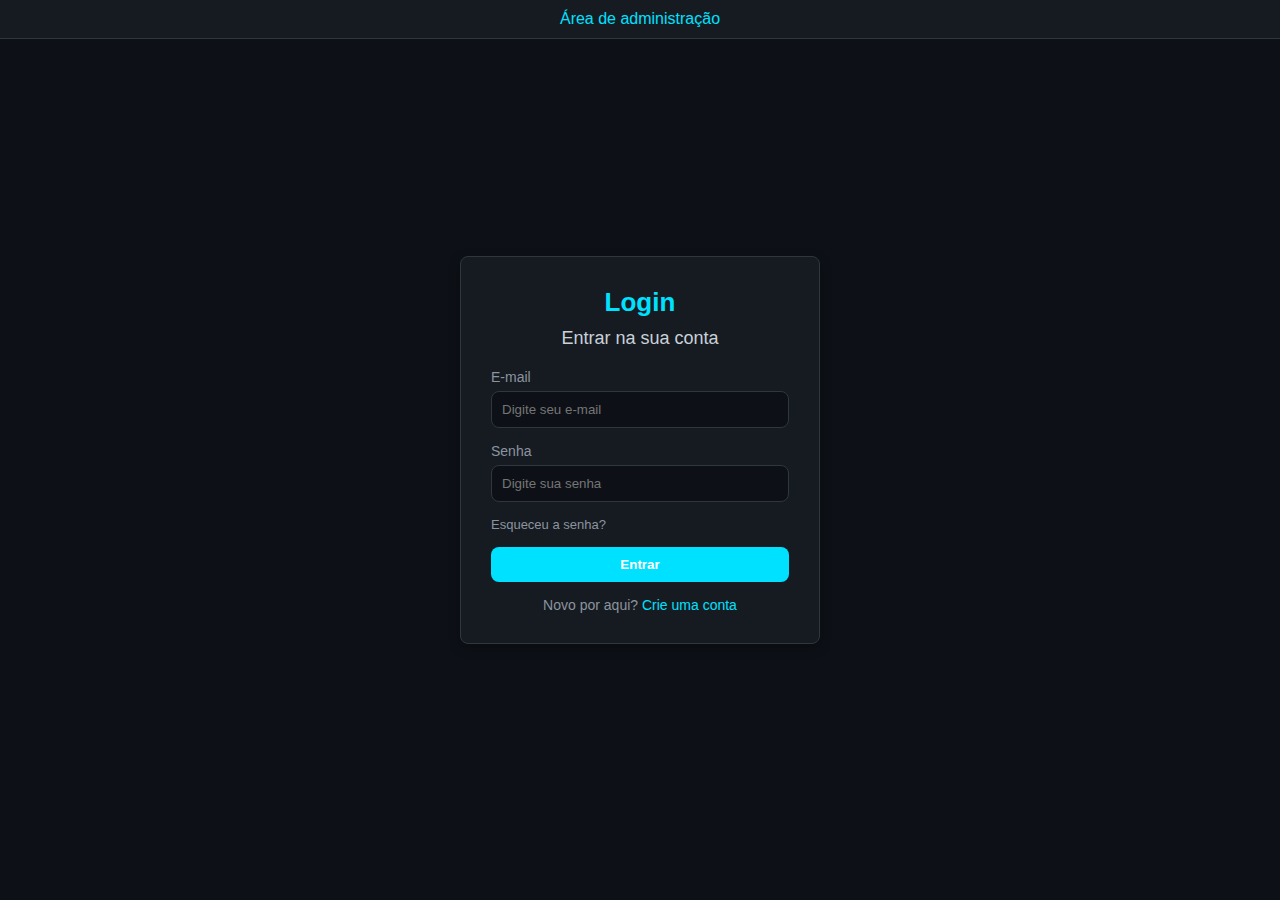
<file: public/index.html>
<!DOCTYPE html>
<html lang="pt-BR">
<head>
  <meta charset="UTF-8">
  <meta name="viewport" content="width=device-width, initial-scale=1.0">
  <title>Página de Login</title>
  <link rel="stylesheet" href="login.css">
</head>
<body>
  <header class="topbar">
    <nav>
    <div class="topbar-inner">
      <a href="admin.html" class="admin-link">Área de administração</a>
    </nav>
  </div>
</header>
  <main class="container">
    <div class="login-box">
      <h1 class="logo">Login</h1>
      <h2>Entrar na sua conta</h2>

      <form>
        <label for="usuario">E-mail</label>
        <input type="text" id="email" placeholder="Digite seu e-mail" required>

        <label for="senha">Senha</label>
        <input type="password" id="senha" placeholder="Digite sua senha" required>

        <div class="options">
          <a href="#">Esqueceu a senha?</a>
        </div>

        <button onclick="fazerLogin()">Entrar</button>
      </form>

      <p class="signup">Novo por aqui? <a href="cadastro.html">Crie uma conta</a></p>
    </div>
  </main>
  <script src="login.js"></script>
</body>
</html>
</file>
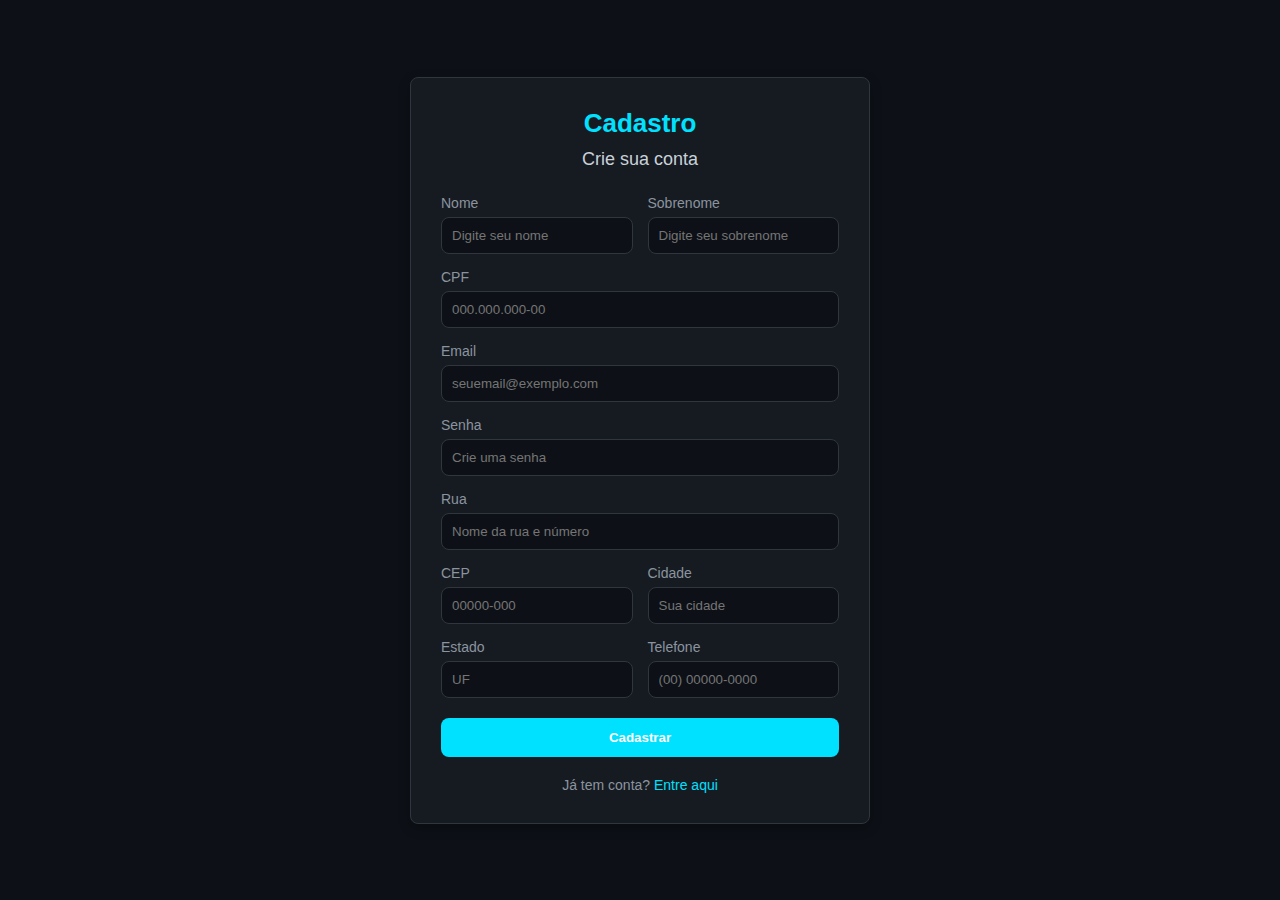
<file: public/cadastro.html>
<!DOCTYPE html>
<html lang="pt-BR">
<head>
  <meta charset="UTF-8">
  <meta name="viewport" content="width=device-width, initial-scale=1.0">
  <title>Cadastro</title>
  <link rel="stylesheet" href="cadastro.css">
</head>
<body>
  <main class="container">
    <div class="register-box">
      <h1 class="logo">Cadastro</h1>
      <h2>Crie sua conta</h2>

      <form>
        <div class="input-group">
          <div class="field">
            <label for="nome">Nome</label>
            <input type="text" id="nome" placeholder="Digite seu nome" required>
          </div>

          <div class="field">
            <label for="sobrenome">Sobrenome</label>
            <input type="text" id="sobrenome" placeholder="Digite seu sobrenome" required>
          </div>
        </div>

        <label for="cpf">CPF</label>
        <input type="text" id="cpf" placeholder="000.000.000-00" required>

        <label for="email">Email</label>
        <input type="email" id="email" placeholder="seuemail@exemplo.com" required>

        <label for="senha">Senha</label>
        <input type="password" id="senha" placeholder="Crie uma senha" required>

        <label for="rua">Rua</label>
        <input type="text" id="rua" placeholder="Nome da rua e número" required>

        <div class="input-group">
          <div class="field">
            <label for="cep">CEP</label>
            <input type="text" id="cep" placeholder="00000-000" required>
          </div>

          <div class="field">
            <label for="cidade">Cidade</label>
            <input type="text" id="cidade" placeholder="Sua cidade" required>
          </div>
        </div>

        <div class="input-group">
          <div class="field">
            <label for="estado">Estado</label>
            <input type="text" id="estado" placeholder="UF" maxlength="2" required>
          </div>

          <div class="field">
            <label for="telefone">Telefone</label>
            <input type="text" id="telefone" placeholder="(00) 00000-0000" required>
          </div>
        </div>

        <button onclick="enviarDados()">Cadastrar</button>
      </form>

      <p class="login-link">Já tem conta? <a href="index.html">Entre aqui</a></p>
    </div>
  </main>
  <script src="cadastro.js"></script>
</body>
</html>
</file>
<file: public/login.css>
.topbar {
  width: 100%;
  background: #161b22;
  border-bottom: 1px solid #30363d;
  padding: 10px 20px;
  position: fixed;
  top: 0;
  left: 0;
}

.topbar-inner {
  max-width: 1100px;
  margin: 0 auto;
  display: flex;
  justify-content: space-between;
}

nav a {
  color: #00e1ff;
  text-decoration: none;
  margin: auto;
  transition: color 0.2s;
}

nav a:hover {
  color: #1350f7;
}


:root {
  --bg: #0d1117;
  --card: #161b22;
  --border: #30363d;
  --text: #c9d1d9;
  --muted: #8b949e;
  --primary: #00e1ff;
  --primary-hover: #1350f7;
  --radius: 8px;
  --font: 'Segoe UI', Roboto, sans-serif;
}

* {
  margin: 0;
  padding: 0;
  box-sizing: border-box;
  font-family: var(--font);
}

body {
  background: var(--bg);
  color: var(--text);
  display: flex;
  justify-content: center;
  align-items: center;
  height: 100vh;
}

/* ---------- Caixa de login ---------- */
.container {
  width: 100%;
  max-width: 400px;
  padding: 20px;
}

.login-box {
  background: var(--card);
  border: 1px solid var(--border);
  border-radius: var(--radius);
  padding: 30px;
  box-shadow: 0 4px 12px rgba(0,0,0,0.3);
  text-align: center;
}

.logo {
  font-size: 26px;
  margin-bottom: 10px;
  color: var(--primary);
}

h2 {
  font-size: 18px;
  font-weight: 500;
  margin-bottom: 20px;
}

/* ---------- Formulário ---------- */
form {
  text-align: left;
}

label {
  display: block;
  margin-bottom: 6px;
  font-size: 14px;
  color: var(--muted);
}

input {
  width: 100%;
  padding: 10px;
  background: #0d1117;
  border: 1px solid var(--border);
  border-radius: var(--radius);
  color: var(--text);
  margin-bottom: 15px;
  transition: border-color 0.2s;
}

input:focus {
  border-color: var(--primary);
  outline: none;
}

/* ---------- Opções ---------- */
.options {
  display: flex;
  justify-content: space-between;
  align-items: center;
  font-size: 13px;
  color: var(--muted);
  margin-bottom: 15px;
}

.options a {
  color: var(--muted);
  text-decoration: none;
}

.options a:hover {
  color: var(--text);
}

/* ---------- Botão ---------- */
button {
  width: 100%;
  background: var(--primary);
  color: white;
  border: none;
  padding: 10px;
  border-radius: var(--radius);
  font-weight: bold;
  cursor: pointer;
  transition: background 0.2s;
}

button:hover {
  background: var(--primary-hover);
}

/* ---------- Rodapé ---------- */
.signup {
  margin-top: 15px;
  font-size: 14px;
  color: var(--muted);
}

.signup a {
  color: var(--primary);
  text-decoration: none;
}

.signup a:hover {
  text-decoration: underline;
}
</file>
<file: public/cadastro.css>
:root {
  --bg: #0d1117;
  --card: #161b22;
  --border: #30363d;
  --text: #c9d1d9;
  --muted: #8b949e;
  --primary: #00e1ff;;
  --primary-hover: #1350f7;
  --radius: 8px;
  --font: 'Segoe UI', Roboto, sans-serif;
}

* {
  margin: 0;
  padding: 0;
  box-sizing: border-box;
  font-family: var(--font);
}

body {
  background: var(--bg);
  color: var(--text);
  display: flex;
  justify-content: center;
  align-items: center;
  min-height: 100vh;
}

/* ---------- Caixa de cadastro ---------- */
.container {
  width: 100%;
  max-width: 500px;
  padding: 20px;
}

.register-box {
  background: var(--card);
  border: 1px solid var(--border);
  border-radius: var(--radius);
  padding: 30px;
  box-shadow: 0 4px 12px rgba(0,0,0,0.3);
}

.logo {
  text-align: center;
  font-size: 26px;
  color: var(--primary);
  margin-bottom: 10px;
}

h2 {
  text-align: center;
  font-weight: 500;
  font-size: 18px;
  margin-bottom: 25px;
}

/* ---------- Campos ---------- */
label {
  display: block;
  margin-bottom: 6px;
  font-size: 14px;
  color: var(--muted);
}

input {
  width: 100%;
  padding: 10px;
  background: #0d1117;
  border: 1px solid var(--border);
  border-radius: var(--radius);
  color: var(--text);
  margin-bottom: 15px;
  transition: border-color 0.2s;
}

input:focus {
  border-color: var(--primary);
  outline: none;
}

.input-group {
  display: flex;
  gap: 15px;
}

.input-group .field {
  flex: 1;
}

/* ---------- Botão ---------- */
button {
  width: 100%;
  background: var(--primary);
  color: white;
  border: none;
  padding: 12px;
  border-radius: var(--radius);
  font-weight: bold;
  cursor: pointer;
  transition: background 0.2s;
  margin-top: 5px;
}

button:hover {
  background: var(--primary-hover);
}

/* ---------- Link de login ---------- */
.login-link {
  margin-top: 20px;
  text-align: center;
  font-size: 14px;
  color: var(--muted);
}

.login-link a {
  color: var(--primary);
  text-decoration: none;
}

.login-link a:hover {
  text-decoration: underline;
}

/* ---------- Responsividade ---------- */
@media (max-width: 480px) {
  .input-group {
    flex-direction: column;
    gap: 0;
  }
}
</file>
